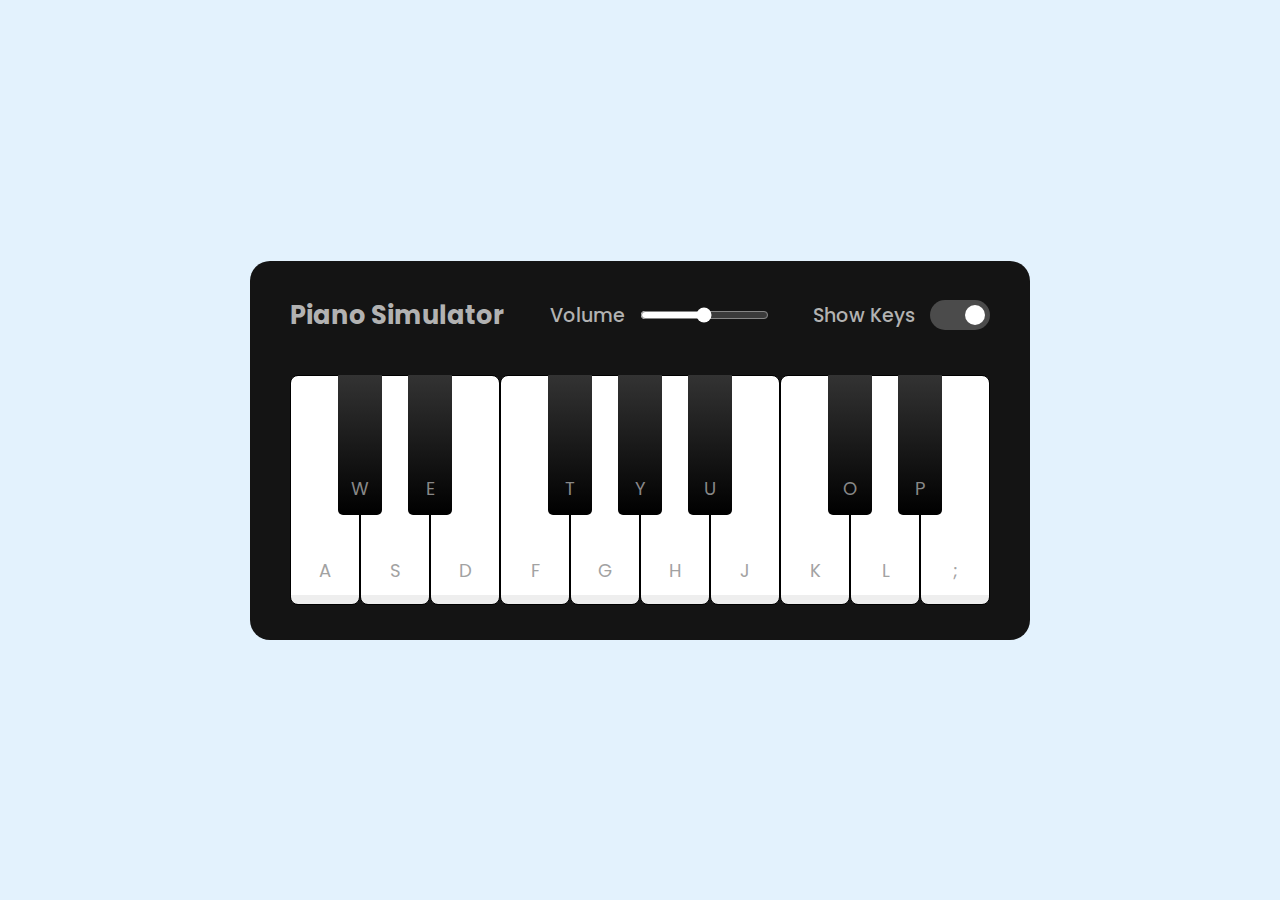
<file: index.html>
<!DOCTYPE html>
<html lang="en" dir="ltr">
  <head>
    <meta charset="utf-8">
    <title>Playable Piano JavaScript</title>
    <link rel="stylesheet" href="style.css">
    <meta name="viewport" content="width=device-width, initial-scale=1.0">
    <script src="script.js" defer></script>
  </head>
  <body>
    <div class="wrapper">
      <header>
        <h2>Piano Simulator</h2>
        <div class="column volume-slider">
          <span>Volume</span><input type="range" min="0" max="1" value="0.5" step="any">
        </div>
        <div class="column keys-checkbox">
          <span>Show Keys</span><input type="checkbox" checked>
        </div>
      </header>
      <ul class="piano-keys">
        <li class="key white" data-key="a"><span>a</span></li>
        <li class="key black" data-key="w"><span>w</span></li>
        <li class="key white" data-key="s"><span>s</span></li>
        <li class="key black" data-key="e"><span>e</span></li>
        <li class="key white" data-key="d"><span>d</span></li>
        <li class="key white" data-key="f"><span>f</span></li>
        <li class="key black" data-key="t"><span>t</span></li>
        <li class="key white" data-key="g"><span>g</span></li>
        <li class="key black" data-key="y"><span>y</span></li>
        <li class="key white" data-key="h"><span>h</span></li>
        <li class="key black" data-key="u"><span>u</span></li>
        <li class="key white" data-key="j"><span>j</span></li>
        <li class="key white" data-key="k"><span>k</span></li>
        <li class="key black" data-key="o"><span>o</span></li>
        <li class="key white" data-key="l"><span>l</span></li>
        <li class="key black" data-key="p"><span>p</span></li>
        <li class="key white" data-key=";"><span>;</span></li>
      </ul>
    </div>

  </body>
</html>
</file>
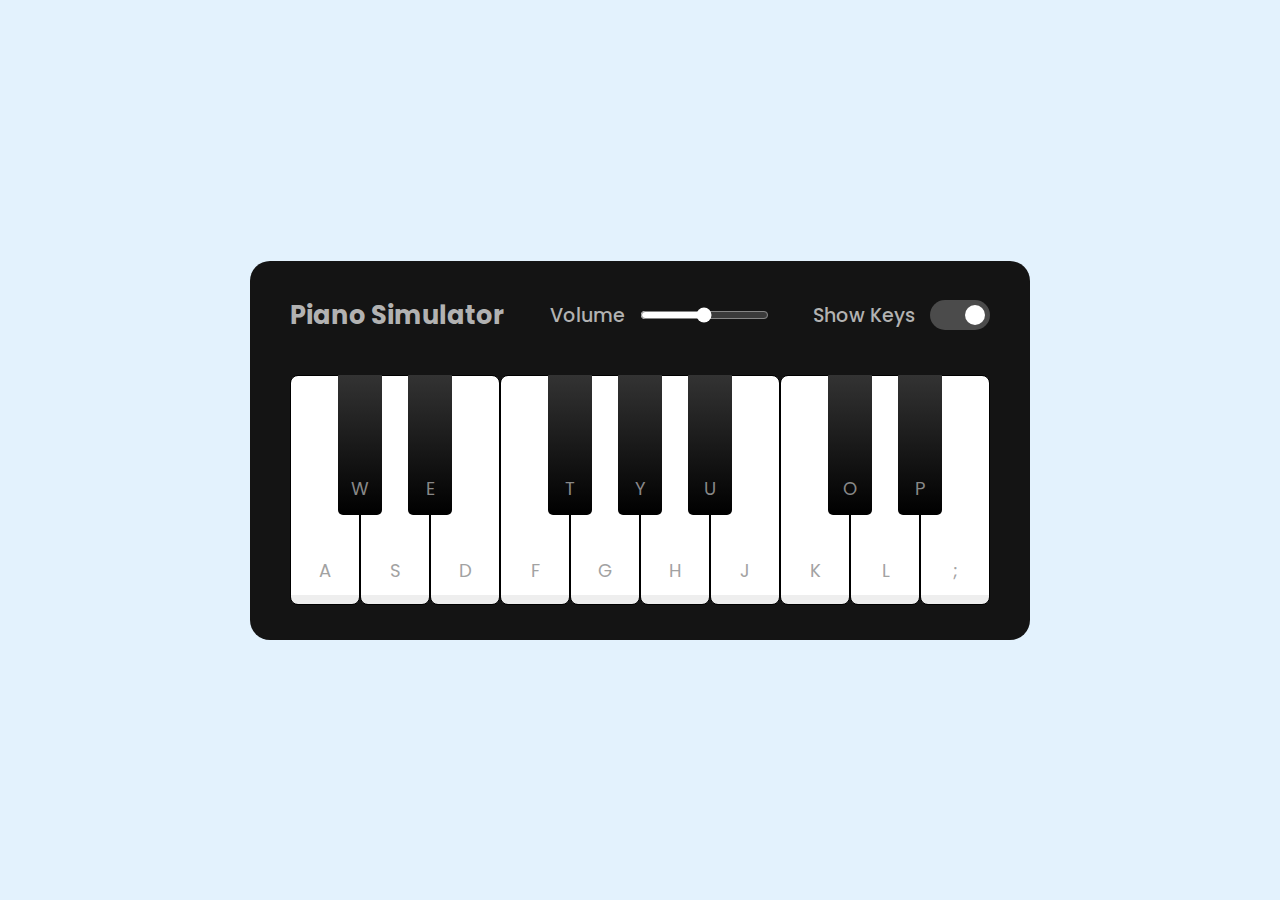
<file: PianoSimulator/index.html>
<!DOCTYPE html>
<html lang="en" dir="ltr">
  <head>
    <meta charset="utf-8">
    <title>Playable Piano JavaScript</title>
    <link rel="stylesheet" href="style.css">
    <meta name="viewport" content="width=device-width, initial-scale=1.0">
    <script src="script.js" defer></script>
  </head>
  <body>
    <div class="wrapper">
      <header>
        <h2>Piano Simulator</h2>
        <div class="column volume-slider">
          <span>Volume</span><input type="range" min="0" max="1" value="0.5" step="any">
        </div>
        <div class="column keys-checkbox">
          <span>Show Keys</span><input type="checkbox" checked>
        </div>
      </header>
      <ul class="piano-keys">
        <li class="key white" data-key="a"><span>a</span></li>
        <li class="key black" data-key="w"><span>w</span></li>
        <li class="key white" data-key="s"><span>s</span></li>
        <li class="key black" data-key="e"><span>e</span></li>
        <li class="key white" data-key="d"><span>d</span></li>
        <li class="key white" data-key="f"><span>f</span></li>
        <li class="key black" data-key="t"><span>t</span></li>
        <li class="key white" data-key="g"><span>g</span></li>
        <li class="key black" data-key="y"><span>y</span></li>
        <li class="key white" data-key="h"><span>h</span></li>
        <li class="key black" data-key="u"><span>u</span></li>
        <li class="key white" data-key="j"><span>j</span></li>
        <li class="key white" data-key="k"><span>k</span></li>
        <li class="key black" data-key="o"><span>o</span></li>
        <li class="key white" data-key="l"><span>l</span></li>
        <li class="key black" data-key="p"><span>p</span></li>
        <li class="key white" data-key=";"><span>;</span></li>
      </ul>
    </div>
  </body>
</html>
</file>
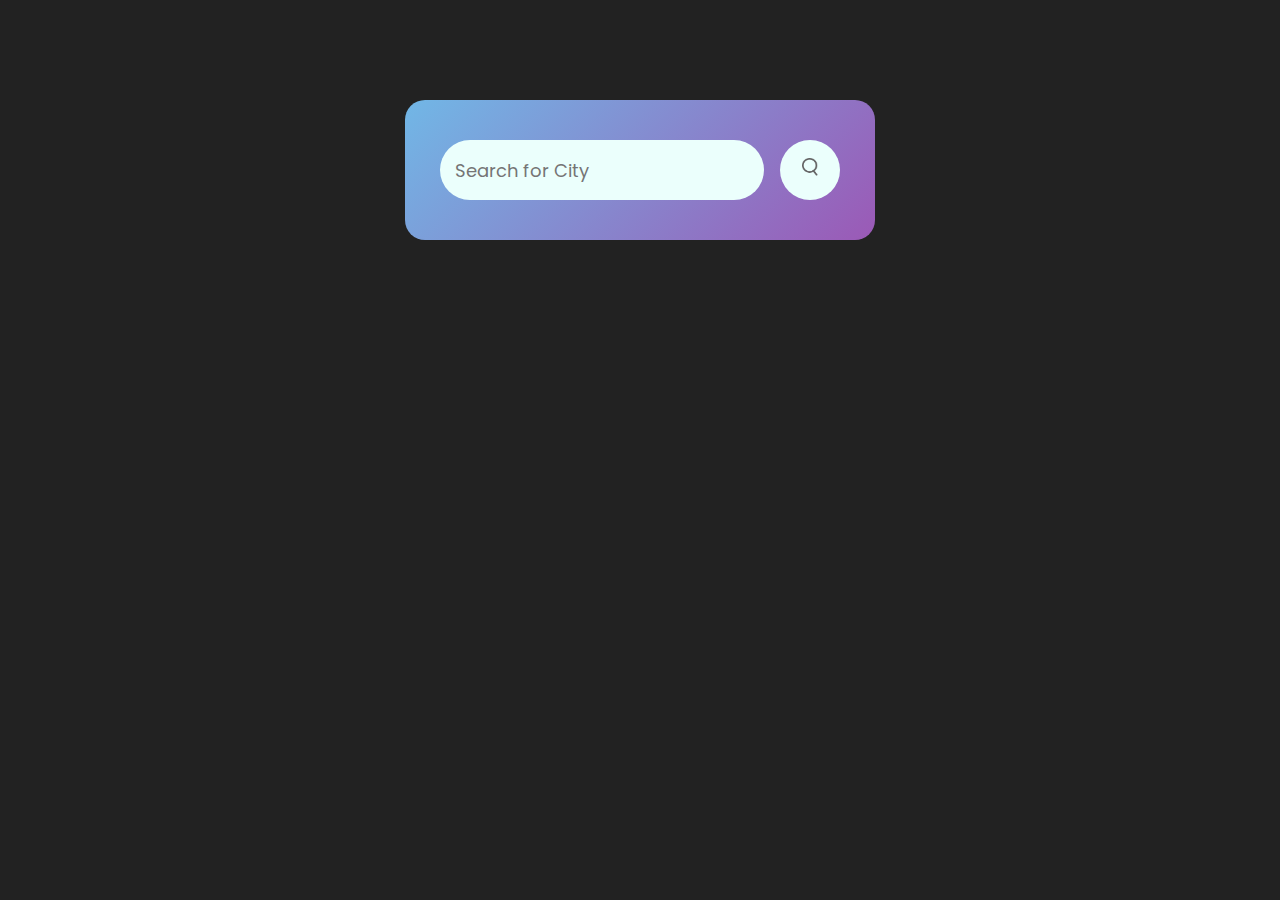
<file: WeatherApp/index.html>
<!DOCTYPE html>
<html>
    <head>
        <meta name="viewport" content="width=device-width, initial-scale=1">
        <title>WeatherApp</title>
        <link rel="stylesheet" href="style.css">
    </head>
    <body>
        <div class="card">
            <div class="search">
                <input type="text" placeholder="Search for City" id="search" spellcheck="false">
                <button><img src=images/search.png></button>
            </div>
            <div class="weather">
                <img src="images/rain.png" class="weatherIcon">
                <h1 class="temp">19°C</h1>
                <h2 class="city">Dubai</h2>
                <div class="details">
                    <div class="col">
                        <img src="images/humidity.png">
                        <div>
                            <p class="humidity">50%</p>
                            <p>Humidity</p>
                        </div>
                    </div>
                    <div class="col">
                        <img src="images/wind.png">
                        <div>
                            <p class="wind">2.73 Km/h</p>
                            <p>Wind Speed</p>
                        </div>
                    </div>
                </div>
            </div>
        </div>
        <script src="script.js"></script>
    </body>
</html>
</file>
<file: style.css>
/* Import Google font - Poppins */
@import url('https://fonts.googleapis.com/css2?family=Poppins:wght@400;500;600&display=swap');
* {
  margin: 0;
  padding: 0;
  box-sizing: border-box;
  font-family: 'Poppins', sans-serif;
}
body {
  display: flex;
  align-items: center;
  justify-content: center;
  min-height: 100vh;
  background: #E3F2FD;
}
.wrapper {
  padding: 35px 40px;
  border-radius: 20px;
  background: #141414;
}
.wrapper header {
  display: flex;
  color: #B2B2B2;
  align-items: center;
  justify-content: space-between;
}
header h2 {
  font-size: 1.6rem;
}
header .column {
  display: flex;
  align-items: center;
}
header span {
  font-weight: 500;
  margin-right: 15px;
  font-size: 1.19rem;
}
header input {
  outline: none;
  border-radius: 30px;
}
.volume-slider input {
  accent-color: #fff;
}
.keys-checkbox input {
  height: 30px;
  width: 60px;
  cursor: pointer;
  appearance: none;
  position: relative;
  background: #4B4B4B
}
.keys-checkbox input::before {
  content: "";
  position: absolute;
  top: 50%;
  left: 5px;
  width: 20px;
  height: 20px;
  border-radius: 50%;
  background: #8c8c8c;
  transform: translateY(-50%);
  transition: all 0.3s ease;
}
.keys-checkbox input:checked::before {
  left: 35px;
  background: #fff;
}
.piano-keys {
  display: flex;
  list-style: none;
  margin-top: 40px;
}
.piano-keys .key {
  cursor: pointer;
  user-select: none;
  position: relative;
  text-transform: uppercase;
}
.piano-keys .black {
  z-index: 2;
  width: 44px;
  height: 140px;
  margin: 0 -22px 0 -22px;
  border-radius: 0 0 5px 5px;
  background: linear-gradient(#333, #000);
}
.piano-keys .black.active {
  box-shadow: inset -5px -10px 10px rgba(255,255,255,0.1);
  background:linear-gradient(to bottom, #000, #434343);
}
.piano-keys .white {
  height: 230px;
  width: 70px;
  border-radius: 8px;
  border: 1px solid #000;
  background: linear-gradient(#fff 96%, #eee 4%);
}
.piano-keys .white.active {
  box-shadow: inset -5px 5px 20px rgba(0,0,0,0.2);
  background:linear-gradient(to bottom, #fff 0%, #eee 100%);
}
.piano-keys .key span {
  position: absolute;
  bottom: 20px;
  width: 100%;
  color: #A2A2A2;
  font-size: 1.13rem;
  text-align: center;
}
.piano-keys .key.hide span {
  display: none;
}
.piano-keys .black span {
  bottom: 13px;
  color: #888888;
}

@media screen and (max-width: 815px) {
  .wrapper {
    padding: 25px;
  }
  header {
    flex-direction: column;
  }
  header :where(h2, .column) {
    margin-bottom: 13px;
  }
  .volume-slider input {
    max-width: 100px;
  }
  .piano-keys {
    margin-top: 20px;
  }
  .piano-keys .key:where(:nth-child(9), :nth-child(10)) {
    display: none;
  }
  .piano-keys .black {
    height: 100px;
    width: 40px;
    margin: 0 -20px 0 -20px;
  }
  .piano-keys .white {
    height: 180px;
    width: 60px;
  }
}

@media screen and (max-width: 615px) {
  .piano-keys .key:nth-child(13),
  .piano-keys .key:nth-child(14),
  .piano-keys .key:nth-child(15),
  .piano-keys .key:nth-child(16),
  .piano-keys .key :nth-child(17) {
    display: none;
  }
  .piano-keys .white {
    width: 50px;
  }
}
</file>
<file: PianoSimulator/style.css>
/* Import Google font - Poppins */
@import url('https://fonts.googleapis.com/css2?family=Poppins:wght@400;500;600&display=swap');
* {
  margin: 0;
  padding: 0;
  box-sizing: border-box;
  font-family: 'Poppins', sans-serif;
}
body {
  display: flex;
  align-items: center;
  justify-content: center;
  min-height: 100vh;
  background: #E3F2FD;
}
.wrapper {
  padding: 35px 40px;
  border-radius: 20px;
  background: #141414;
}
.wrapper header {
  display: flex;
  color: #B2B2B2;
  align-items: center;
  justify-content: space-between;
}
header h2 {
  font-size: 1.6rem;
}
header .column {
  display: flex;
  align-items: center;
}
header span {
  font-weight: 500;
  margin-right: 15px;
  font-size: 1.19rem;
}
header input {
  outline: none;
  border-radius: 30px;
}
.volume-slider input {
  accent-color: #fff;
}
.keys-checkbox input {
  height: 30px;
  width: 60px;
  cursor: pointer;
  appearance: none;
  position: relative;
  background: #4B4B4B
}
.keys-checkbox input::before {
  content: "";
  position: absolute;
  top: 50%;
  left: 5px;
  width: 20px;
  height: 20px;
  border-radius: 50%;
  background: #8c8c8c;
  transform: translateY(-50%);
  transition: all 0.3s ease;
}
.keys-checkbox input:checked::before {
  left: 35px;
  background: #fff;
}
.piano-keys {
  display: flex;
  list-style: none;
  margin-top: 40px;
}
.piano-keys .key {
  cursor: pointer;
  user-select: none;
  position: relative;
  text-transform: uppercase;
}
.piano-keys .black {
  z-index: 2;
  width: 44px;
  height: 140px;
  margin: 0 -22px 0 -22px;
  border-radius: 0 0 5px 5px;
  background: linear-gradient(#333, #000);
}
.piano-keys .black.active {
  box-shadow: inset -5px -10px 10px rgba(255,255,255,0.1);
  background:linear-gradient(to bottom, #000, #434343);
}
.piano-keys .white {
  height: 230px;
  width: 70px;
  border-radius: 8px;
  border: 1px solid #000;
  background: linear-gradient(#fff 96%, #eee 4%);
}
.piano-keys .white.active {
  box-shadow: inset -5px 5px 20px rgba(0,0,0,0.2);
  background:linear-gradient(to bottom, #fff 0%, #eee 100%);
}
.piano-keys .key span {
  position: absolute;
  bottom: 20px;
  width: 100%;
  color: #A2A2A2;
  font-size: 1.13rem;
  text-align: center;
}
.piano-keys .key.hide span {
  display: none;
}
.piano-keys .black span {
  bottom: 13px;
  color: #888888;
}

@media screen and (max-width: 815px) {
  .wrapper {
    padding: 25px;
  }
  header {
    flex-direction: column;
  }
  header :where(h2, .column) {
    margin-bottom: 13px;
  }
  .volume-slider input {
    max-width: 100px;
  }
  .piano-keys {
    margin-top: 20px;
  }
  .piano-keys .key:where(:nth-child(9), :nth-child(10)) {
    display: none;
  }
  .piano-keys .black {
    height: 100px;
    width: 40px;
    margin: 0 -20px 0 -20px;
  }
  .piano-keys .white {
    height: 180px;
    width: 60px;
  }
}

@media screen and (max-width: 615px) {
  .piano-keys .key:nth-child(13), 
  .piano-keys .key:nth-child(14),
  .piano-keys .key:nth-child(15),
  .piano-keys .key:nth-child(16),
  .piano-keys .key :nth-child(17) {
    display: none;
  }
  .piano-keys .white {
    width: 50px;
  }
}
</file>
<file: WeatherApp/style.css>
@import url('https://fonts.googleapis.com/css2?family=Poppins:wght@400;500;600&display=swap');
* {
  margin: 0;
  padding: 0;
  box-sizing: border-box;
  font-family: 'Poppins', sans-serif;
}
body{
    background: #222;
}
.card{
    width: 90%;
    max-width: 470px;
    background: linear-gradient(135deg, #71b7e6, #9b59b6);
    color: #fff;
    margin: 100px auto 0;
    border-radius: 20px;
    padding: 40px 35px;
    text-align: center;
}
.search{
    width: 100%;
    display: flex;
    align-items: center;
    justify-content: space-between;
}
.search input{
    border: 0;
    outline: 0;
    background: #ebfffc;
    color: #555;
    padding: 10px 15px;
    border-radius: 30px;
    flex: 1;
    margin-right: 16px;
    font-size: 18px;
    width: 60px;
    height: 60px;
}
.search button{
    border: 0;
    outline: 0;
    background: #ebfffc;
    border-radius: 50%;
    width: 60px;
    height: 60px;
    cursor: pointer;
}
.search button img{
    width: 16px;
}
.weatherIcon{
    width: 170px;
    margin-top: 30px;
}
.weather h1{
    font-size: 80px;
    font-weight: 500;
}
.weather h2{
    font-size: 45px;
    font-weight: 400;
    margin-top: -10px;
}
.details{
    display: flex;
    align-items: center;
    justify-content: space-between;
    padding: 0 20px;
    margin-top: 50px;
}
.col{
    display: flex;
    align-items: center;
    text-align: left;
}
.col img{
    width: 40px;
    margin-right: 10px;
}
.humidity, .wind {
    font-size: 20px;
    margin-top: -6px;
}
.weather{
    display: none;
}
</file>
